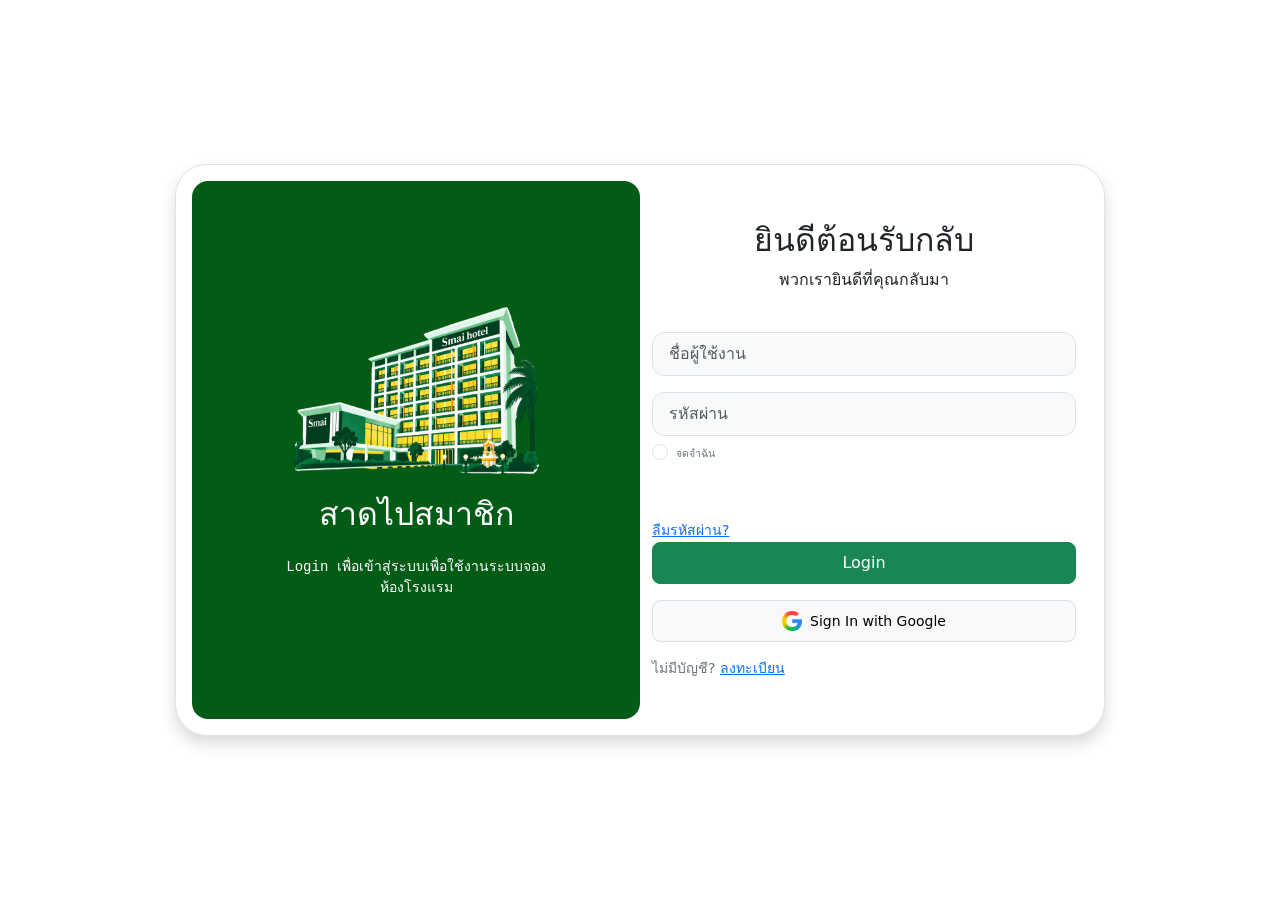
<file: index.html>
<!doctype html>
<html lang="en">

<head>
    <meta charset="UTF-8" />
    <meta name="viewport" content="width=device-width, initial-scale=1.0" />
    <title>hotel</title>
    <link rel="stylesheet" href="style.css" />
    <link rel="stylesheet" href="css/bootstrap.min.css" />
</head>

<body>
    <form action="login.php" id="login" method="post">
    <div class="container d-flex justify-content-center align-items-center min-vh-100">
        <div class="row border rounded-5 p-3 bg-white shadow box-area">
            <div class="col-md-6 rounded-4 d-flex justify-content-center align-items-center flex-column left-box"
                style="background: #025c15">
                <div class="image mb-3 feature-image">
                    <img src="img/hotel.png" class="img-fluid" style="width: 250px" />
                </div>
                <p class="text-white fs-2" style="font-family: 'Courier New', Courier, monospace;">สาดไปสมาชิก</p>
                <small class="text-white text-wrap text-center" style="width:17rem; font-family: 'Courier New', Courier, monospace;">Login
                    เพื่อเข้าสู่ระบบเพื่อใช้งานระบบจองห้องโรงแรม</small>
            </div>
            <div class="col-md-6 right-box">
                <div class="row align-items-center">
                    <div class="header-text mb-4">
                        <center>
                            <h2 class="">ยินดีต้อนรับกลับ </h2>
                            <p>พวกเรายินดีที่คุณกลับมา</p>
                        </center>
                    </div>
                    <div class="input-group mb-3">
                        <input type="text" class="form-control form-control-lg bg-light fs-6"
                            placeholder="ชื่อผู้ใช้งาน" name="username" id="username">
                    </div>
                    <div class="input-group mb-1">
                        <input type="password" class="form-control form-control-lg bg-light fs-6" placeholder="รหัสผ่าน"
                            name="password" id="password">
                    </div>
                    <div class="input-group mb-5  d-flex justify-content-between">
                        <div class="form-check">
                            <input type="checkbox" class="form-check-input" name="" id="formCheck" />
                            <label for="formCheck" class="form-check-label text-secondary"><small>จดจำฉัน</small></label>
                        </div>
                    </div>
                    <div class="forgot">
                        <small><a href="/forgot">ลืมรหัสผ่าน?</a></small>
                    </div>
                    <div class="input-group mb-3">
                        <button class="btn btn-lg btn-success w-100 fs-6"  >Login</button>
                    </div>
                    <div class="input-group mb-3">
                        <button class="btn btn-lg btn-light border w-100 fs-6">
                            <img src="img/google.webp" style="width:20px;" class="me-2" /><small>Sign In with
                                Google</small>
                        </button>
                    </div>
                    <div class="row">
                        <div class="col text-secondary d-flex align-items-end">
                            <small>ไม่มีบัญชี? <a href="regis.html">ลงทะเบียน</a></small>
                        </div>
                    </div>
                </div>
            </div>
        </div>
    </div>
    </div>
    </form>
    
    <script src="js/bootstrap.bundle.min.js"></script>
</body>
<script>

    const form = document.getElementById("login")
    form.addEventListener("submit" , async function (event) {
        event.preventDefault()
    })

    const username =document.getElementById("username").value;
    const password =document.getElementById("password").value;

    const response = await fetch("login.php", {
        method : "POST", headers: {
            "Connent-Type": "application/json"
        },
        body: JSON.stringify({
            username: username,
            password: password,
        })
    })

    const result = await response.json()

    if(result.success){
        alert('เข้าสู่ระบบสำเร็จ');
        window.location.href = "main.html";
    }else{
        alert('Username หรือ Password ไม่ถูกต้อง');
    }

</script>
</html>
</file>
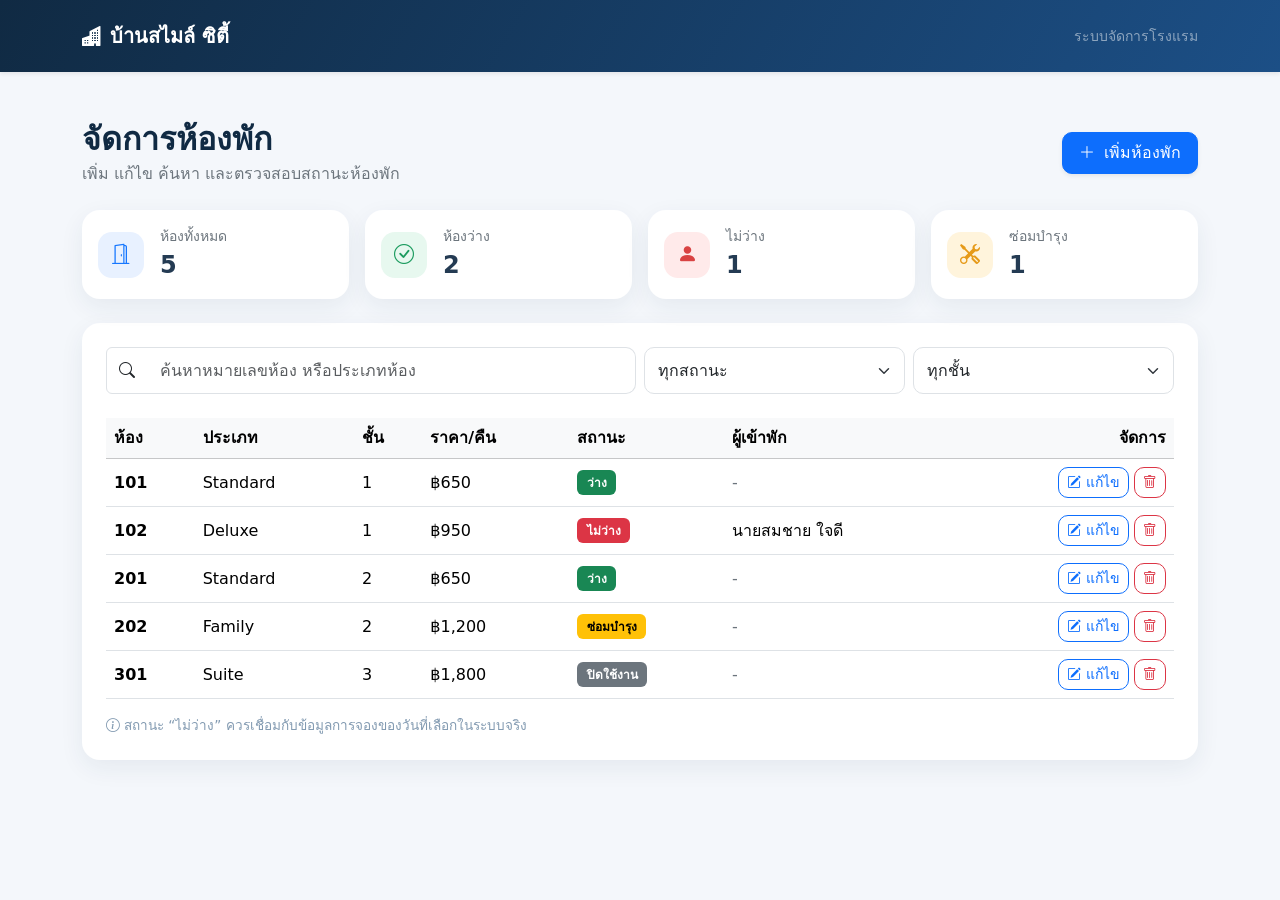
<file: e.html>
<!doctype html>
<html lang="th">
  <head>
    <meta charset="utf-8" />
    <meta name="viewport" content="width=device-width, initial-scale=1" />
    <title>จัดการห้องพัก | บ้านสไมล์ ซิตี้</title>
    <link
      href="https://cdn.jsdelivr.net/npm/bootstrap@5.3.3/dist/css/bootstrap.min.css"
      rel="stylesheet"
    />
    <link
      href="https://cdn.jsdelivr.net/npm/bootstrap-icons@1.11.3/font/bootstrap-icons.min.css"
      rel="stylesheet"
    />
    <style>
      :root {
        --navy: #102a43;
        --blue: #1677ff;
        --bg: #f4f7fb;
      }
      body {
        background: var(--bg);
        font-family:
          system-ui,
          -apple-system,
          "Segoe UI",
          sans-serif;
        color: #243b53;
      }
      .navbar {
        background: linear-gradient(120deg, #102a43, #1c4f86);
      }
      .page-title {
        font-weight: 800;
        color: var(--navy);
      }
      .stat-card,
      .panel {
        border: 0;
        border-radius: 18px;
        box-shadow: 0 8px 25px rgba(24, 57, 91, 0.07);
      }
      .stat-icon {
        width: 46px;
        height: 46px;
        border-radius: 14px;
        display: grid;
        place-items: center;
        font-size: 1.25rem;
      }
      .table > tbody > tr {
        vertical-align: middle;
      }
      .table > tbody > tr:hover {
        background: #f7fbff;
      }
      .badge {
        font-weight: 600;
        padding: 0.55em 0.8em;
      }
      .btn {
        border-radius: 10px;
      }
      .form-control,
      .form-select {
        border-radius: 10px;
        padding: 0.65rem 0.8rem;
      }
      .empty-note {
        font-size: 0.85rem;
        color: #829ab1;
      }
    </style>
  </head>
  <body>
    <nav class="navbar navbar-dark shadow-sm">
      <div class="container py-2">
        <a class="navbar-brand fw-bold" href="#"
          ><i class="bi bi-buildings-fill me-2"></i>บ้านสไมล์ ซิตี้</a
        ><span class="text-white-50 small">ระบบจัดการโรงแรม</span>
      </div>
    </nav>
    <main class="container py-4 py-md-5">
      <div
        class="d-flex flex-column flex-md-row gap-3 align-items-md-center justify-content-between mb-4"
      >
        <div>
          <h1 class="page-title h2 mb-1">จัดการห้องพัก</h1>
          <p class="text-secondary mb-0">
            เพิ่ม แก้ไข ค้นหา และตรวจสอบสถานะห้องพัก
          </p>
        </div>
        <button
          class="btn btn-primary px-3 py-2 shadow-sm"
          data-bs-toggle="modal"
          data-bs-target="#roomModal"
          onclick="openAdd()"
        >
          <i class="bi bi-plus-lg me-1"></i> เพิ่มห้องพัก
        </button>
      </div>
      <div class="row g-3 mb-4" id="stats"></div>
      <section class="panel bg-white p-3 p-md-4">
        <div class="row g-2 mb-4">
          <div class="col-md-6">
            <div class="input-group">
              <span class="input-group-text bg-white"
                ><i class="bi bi-search"></i></span
              ><input
                id="search"
                class="form-control border-start-0"
                placeholder="ค้นหาหมายเลขห้อง หรือประเภทห้อง"
              />
            </div>
          </div>
          <div class="col-6 col-md-3">
            <select class="form-select" id="statusFilter">
              <option value="">ทุกสถานะ</option>
              <option>ว่าง</option>
              <option>ไม่ว่าง</option>
              <option>ซ่อมบำรุง</option>
              <option>ปิดใช้งาน</option>
            </select>
          </div>
          <div class="col-6 col-md-3">
            <select class="form-select" id="floorFilter">
              <option value="">ทุกชั้น</option>
              <option value="1">ชั้น 1</option>
              <option value="2">ชั้น 2</option>
              <option value="3">ชั้น 3</option>
            </select>
          </div>
        </div>
        <div class="table-responsive">
          <table class="table align-middle mb-0">
            <thead class="table-light">
              <tr>
                <th>ห้อง</th>
                <th>ประเภท</th>
                <th>ชั้น</th>
                <th>ราคา/คืน</th>
                <th>สถานะ</th>
                <th>ผู้เข้าพัก</th>
                <th class="text-end">จัดการ</th>
              </tr>
            </thead>
            <tbody id="roomRows"></tbody>
          </table>
        </div>
        <p class="empty-note mt-3 mb-0">
          <i class="bi bi-info-circle me-1"></i>สถานะ “ไม่ว่าง”
          ควรเชื่อมกับข้อมูลการจองของวันที่เลือกในระบบจริง
        </p>
      </section>
    </main>
    <div class="modal fade" id="roomModal" tabindex="-1">
      <div class="modal-dialog modal-dialog-centered">
        <div class="modal-content border-0 rounded-4">
          <form id="roomForm">
            <div class="modal-header border-0 pb-0">
              <h5 class="modal-title fw-bold" id="modalTitle">เพิ่มห้องพัก</h5>
              <button
                type="button"
                class="btn-close"
                data-bs-dismiss="modal"
              ></button>
            </div>
            <div class="modal-body pt-3">
              <input type="hidden" id="editId" />
              <div class="row g-3">
                <div class="col-6">
                  <label class="form-label">หมายเลขห้อง</label
                  ><input
                    required
                    id="number"
                    class="form-control"
                    placeholder="เช่น 101"
                  />
                </div>
                <div class="col-6">
                  <label class="form-label">ชั้น</label
                  ><select required id="floor" class="form-select">
                    <option value="">เลือกชั้น</option>
                    <option>1</option>
                    <option>2</option>
                    <option>3</option>
                  </select>
                </div>
                <div class="col-6">
                  <label class="form-label">ประเภทห้อง</label
                  ><select required id="type" class="form-select">
                    <option>Standard</option>
                    <option>Deluxe</option>
                    <option>Family</option>
                    <option>Suite</option>
                  </select>
                </div>
                <div class="col-6">
                  <label class="form-label">ราคาต่อคืน (บาท)</label
                  ><input
                    required
                    min="0"
                    type="number"
                    id="price"
                    class="form-control"
                    placeholder="650"
                  />
                </div>
                <div class="col-12">
                  <label class="form-label">สถานะห้อง</label
                  ><select required id="status" class="form-select">
                    <option>ว่าง</option>
                    <option>ไม่ว่าง</option>
                    <option>ซ่อมบำรุง</option>
                    <option>ปิดใช้งาน</option>
                  </select>
                </div>
                <div class="col-12">
                  <label class="form-label"
                    >ผู้เข้าพัก
                    <span class="text-secondary small">(ไม่บังคับ)</span></label
                  ><input
                    id="guest"
                    class="form-control"
                    placeholder="เช่น นายสมชาย ใจดี"
                  />
                </div>
              </div>
            </div>
            <div class="modal-footer border-0">
              <button
                type="button"
                class="btn btn-light"
                data-bs-dismiss="modal"
              >
                ยกเลิก</button
              ><button class="btn btn-primary px-3">บันทึกข้อมูล</button>
            </div>
          </form>
        </div>
      </div>
    </div>
    <script src="https://cdn.jsdelivr.net/npm/bootstrap@5.3.3/dist/js/bootstrap.bundle.min.js"></script>
    <script>
      let rooms = [
        {
          id: 1,
          number: "101",
          type: "Standard",
          floor: "1",
          price: 650,
          status: "ว่าง",
          guest: "",
        },
        {
          id: 2,
          number: "102",
          type: "Deluxe",
          floor: "1",
          price: 950,
          status: "ไม่ว่าง",
          guest: "นายสมชาย ใจดี",
        },
        {
          id: 3,
          number: "201",
          type: "Standard",
          floor: "2",
          price: 650,
          status: "ว่าง",
          guest: "",
        },
        {
          id: 4,
          number: "202",
          type: "Family",
          floor: "2",
          price: 1200,
          status: "ซ่อมบำรุง",
          guest: "",
        },
        {
          id: 5,
          number: "301",
          type: "Suite",
          floor: "3",
          price: 1800,
          status: "ปิดใช้งาน",
          guest: "",
        },
      ];
      const labels = {
        ว่าง: "success",
        ไม่ว่าง: "danger",
        ซ่อมบำรุง: "warning",
        ปิดใช้งาน: "secondary",
      };
      const money = (n) => new Intl.NumberFormat("th-TH").format(n);
      function render() {
        const q = search.value.toLowerCase(),
          st = statusFilter.value,
          fl = floorFilter.value;
        const list = rooms.filter(
          (r) =>
            (r.number + r.type).toLowerCase().includes(q) &&
            (!st || r.status === st) &&
            (!fl || r.floor === fl),
        );
        roomRows.innerHTML =
          list
            .map(
              (r) =>
                `<tr><td class="fw-bold">${r.number}</td><td>${r.type}</td><td>${r.floor}</td><td>฿${money(r.price)}</td><td><span class="badge text-bg-${labels[r.status]}">${r.status}</span></td><td>${r.guest || '<span class="text-secondary">-</span>'}</td><td class="text-end"><button class="btn btn-sm btn-outline-primary" onclick="editRoom(${r.id})"><i class="bi bi-pencil-square"></i> <span class="d-none d-lg-inline">แก้ไข</span></button> <button class="btn btn-sm btn-outline-danger" onclick="deleteRoom(${r.id})" title="ลบห้อง"><i class="bi bi-trash"></i></button></td></tr>`,
            )
            .join("") ||
          '<tr><td colspan="7" class="text-center py-4 text-secondary">ไม่พบข้อมูลห้องพัก</td></tr>';
        const c = (s) => rooms.filter((r) => r.status === s).length;
        stats.innerHTML = [
          ["ห้องทั้งหมด", rooms.length, "bi-door-open", "#e8f1ff", "#1677ff"],
          ["ห้องว่าง", c("ว่าง"), "bi-check-circle", "#e7f8ef", "#1b9b5e"],
          ["ไม่ว่าง", c("ไม่ว่าง"), "bi-person-fill", "#ffeaea", "#d94343"],
          ["ซ่อมบำรุง", c("ซ่อมบำรุง"), "bi-tools", "#fff4dc", "#e69a18"],
        ]
          .map(
            (x) =>
              `<div class="col-6 col-lg-3"><div class="stat-card bg-white p-3 d-flex gap-3 align-items-center"><div class="stat-icon" style="background:${x[3]};color:${x[4]}"><i class="bi ${x[2]}"></i></div><div><div class="text-secondary small">${x[0]}</div><div class="fs-4 fw-bold">${x[1]}</div></div></div></div>`,
          )
          .join("");
      }
      function openAdd() {
        roomForm.reset();
        editId.value = "";
        modalTitle.textContent = "เพิ่มห้องพัก";
      }
      function editRoom(id) {
        const r = rooms.find((x) => x.id === id);
        editId.value = id;
        number.value = r.number;
        type.value = r.type;
        floor.value = r.floor;
        price.value = r.price;
        status.value = r.status;
        guest.value = r.guest;
        modalTitle.textContent = "แก้ไขห้อง " + r.number;
        bootstrap.Modal.getOrCreateInstance("#roomModal").show();
      }
      function deleteRoom(id) {
        const r = rooms.find((x) => x.id === id);
        if (r.status === "ไม่ว่าง") {
          alert(
            "ไม่สามารถลบห้องที่มีผู้เข้าพักได้ กรุณาเช็กเอาต์หรือเปลี่ยนเป็น “ปิดใช้งาน” ก่อน",
          );
          return;
        }
        if (confirm(`ต้องการลบห้อง ${r.number} ใช่หรือไม่?`)) {
          rooms = rooms.filter((x) => x.id !== id);
          render();
        }
      }
      roomForm.addEventListener("submit", (e) => {
        e.preventDefault();
        const data = {
          id: +editId.value || Date.now(),
          number: number.value.trim(),
          type: type.value,
          floor: floor.value,
          price: +price.value,
          status: status.value,
          guest: guest.value.trim(),
        };
        if (rooms.some((r) => r.number === data.number && r.id !== data.id)) {
          alert("หมายเลขห้องนี้มีอยู่แล้ว");
          return;
        }
        const i = rooms.findIndex((r) => r.id === data.id);
        i < 0 ? rooms.push(data) : (rooms[i] = data);
        bootstrap.Modal.getInstance("#roomModal").hide();
        render();
      });
      [search, statusFilter, floorFilter].forEach((e) =>
        e.addEventListener("input", render),
      );
      render();
    </script>
  </body>
</html>
</file>
<file: style.css>
@import url('https://fonts.googleapis.com/css2?family=Poppins%3Awght%40400%3B500&display=swap%27%29%3B');

:root {
        --navy: #065022;
        --blue: #04793e;
        --bg: #72917b59;
      }
body {
  background: #ececec;
  font-family: 'Poppins', sans-serif;
}

.box-area {
  width: 960px;
}

.right-box {
  padding: 40px 30px 40px 40px;
}

::placeholder {
  font-size: 16px;
}

@media only screen and (max-width: 768px) {
  .box-area {
    margin: 0 10px;
  }

  .left-box {
    height: 100px;
    overflow: hidden;
  }

  .right-box {
    padding: 20px;
  }
}

body {
  margin: 0;
  font-family: Arial, sans-serif;
  background: #f7fbfb;
}

.left {
  min-height: 100vh;
  background: #12a34a;
  color: white;
  padding: 50px;
}

.logo {
  font-size: 20px;
  font-weight: bold;
}

.logo-icon {
  display: inline-flex;
  width: 36px;
  height: 36px;
  align-items: center;
  justify-content: center;
  margin-right: 10px;
  border-radius: 50%;
  background: rgba(255, 255, 255, .2);
}

.content {
  margin-top: 300px;
}

.content h1 {
  font-size: 40px;
  font-weight: bold;
  line-height: 1.3;
}

.content p {
  font-size: 14px;
  line-height: 1.8;
}

.feature {
  display: flex;
  align-items: center;
  margin-top: 20px;
}

.feature-icon {
  width: 36px;
  height: 36px;
  display: flex;
  align-items: center;
  justify-content: center;
  margin-right: 12px;
  border-radius: 10px;
  background: rgba(255, 255, 255, .2);
}

.feature-title {
  font-size: 14px;
  font-weight: bold;
}

.feature-text {
  font-size: 11px;
}

.right {
  min-height: 100vh;
  display: flex;
  align-items: center;
  justify-content: center;
  padding: 40px;
}

.form-box {
  width: 100%;
  max-width: 450px;
}

.form-box h2 {
  font-size: 28px;
  font-weight: bold;
}

.login {
  font-size: 12px;
  color: #8491a5;
}

.login a {
  color: #12a34a;
  text-decoration: none;
}

.step {
  display: flex;
  align-items: center;
  margin: 25px 0;
  font-size: 12px;
  color: #8995a8;
}

.step-number {
  width: 28px;
  height: 28px;
  display: flex;
  align-items: center;
  justify-content: center;
  border-radius: 50%;
  background: #e5ebf2;
  margin-right: 8px;
}

.step-number.active {
  background: #12a34a;
  color: white;
}

.line {
  width: 100px;
  height: 1px;
  background: #ddd;
  margin: 0 15px;
}

label {
  font-size: 12px;
  color: #52627a;
  margin-bottom: 6px;
}

input {
  height: 44px;
  border-radius: 12px !important;
}

.form-control {
  border-color: #dce3ed;
  box-shadow: none !important;
}

.btn-register {
  width: 100%;
  height: 49px;
  margin-top: 10px;
  border: 0;
  border-radius: 12px;
  background: #12a34a;
  color: white;
  font-size: 13px;
  font-weight: bold;
}

.security {
  margin-top: 20px;
  text-align: center;
  font-size: 10px;
  color: #8491a5;
}

@media (max-width: 768px) {

  .left {
    min-height: auto;
    padding: 30px;
  }

  .content {
    margin-top: 100px;
  }

  .content h1 {
    font-size: 30px;
  }

  .right {
    min-height: auto;
    padding: 40px 20px;
  }
}

.hero {
  background-color: #153f34 !important;

  background-image:
    radial-gradient(circle at 90% 50%,
      rgba(180, 210, 120, 0.4),
      transparent 40%);
}

.btn-book {
  display: inline-flex;
  align-items: center;
  gap: 10px;

  background-color: #c5d65a;
  color: #173d32;

  padding: 12px 22px;
  border-radius: 50px;

  text-decoration: none;
  font-weight: 600;

  transition: all 0.3s ease;
}

.btn-book span {
  transition: transform 0.3s ease;
}

.btn-book:hover {
  background-color: #d4e477;
  color: #173d32;
  transform: translateY(-2px);
}

.btn-book:hover span {
  transform: translateX(5px);
}

body {
  background-color: #f4f6f9;
  /* สีพื้นหลังอ่อนๆ ให้กล่องลอยขึ้นมา */
}

.box-area {
  width: 930px;
}

.left-box {
  background: #025c15;
  /* สีเขียวตามรูป */
  border-radius: 20px 0 0 20px;
  /* โค้งเฉพาะฝั่งซ้าย */
  padding: 40px;
}

.right-box {
  padding: 40px 50px;
}

.form-control,
.form-select {
  background-color: #f8f9fa;
  border-radius: 10px;
  padding: 12px 15px;
  border: 1px solid #ced4da;
}

.btn-primary {
  background-color: #198754;
  /* สีเขียวปุ่ม */
  border-color: #198754;
  border-radius: 8px;
  padding: 10px;
  font-weight: bold;
}

.btn-primary:hover {
  background-color: #146c43;
  border-color: #146c43;
}

@media only screen and (max-width: 768px) {
  .box-area {
    margin: 0 10px;
  }

  .left-box {
    border-radius: 20px 20px 0 0;
  }

  .right-box {
    padding: 20px;
  }
}
</file>
